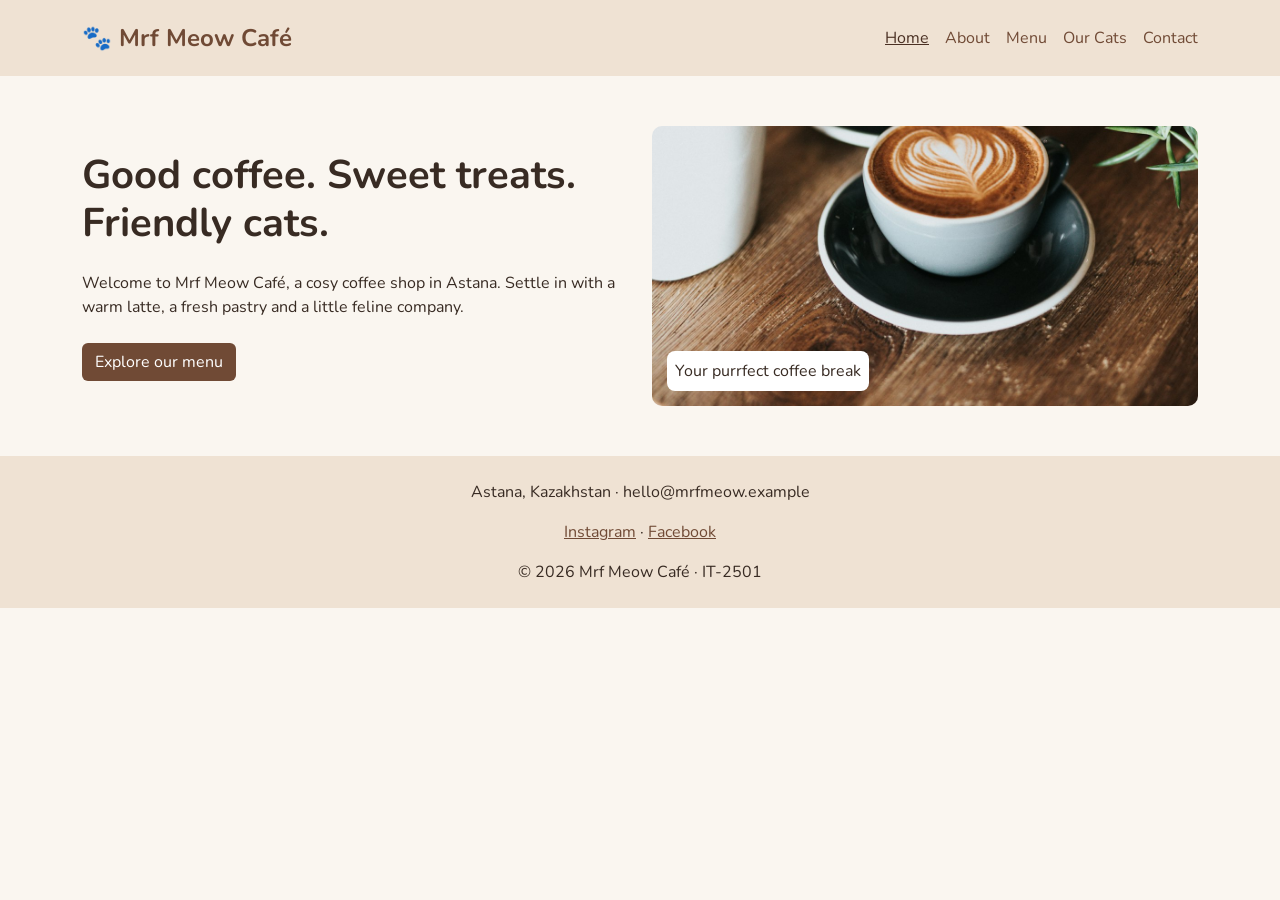
<file: index.html>
<!DOCTYPE html>
<html lang="en">
<head>
    <meta charset="UTF-8">
    <meta name="viewport" content="width=device-width, initial-scale=1.0">
    <title>Home | Mrf Meow Café</title>
    <link rel="stylesheet" href="css/bootstrap.min.css">
    <link rel="stylesheet" href="https://fonts.googleapis.com/css2?family=Nunito:wght@400;700&amp;display=swap">
    <link rel="stylesheet" href="css/style.css">
</head>
<body>
    <header>
        <div class="container header-content">
            <a class="logo" href="index.html">🐾 Mrf Meow Café</a>
            <nav aria-label="Main navigation">
                <a href="index.html" class="active" aria-current="page">Home</a>
                <a href="about.html">About</a>
                <a href="menu.html">Menu</a>
                <a href="gallery.html">Our Cats</a>
                <a href="contact.html">Contact</a>
            </nav>
        </div>
    </header>

    <main class="container">
        <section class="row align-items-center g-4">
            <div class="col-md-6">
                <h1>Good coffee. Sweet treats. Friendly cats.</h1>
                <p class="my-4">Welcome to Mrf Meow Café, a cosy coffee shop in Astana. Settle in with a warm latte, a fresh pastry and a little feline company.</p>
                <a class="btn btn-meow" href="menu.html">Explore our menu</a>
            </div>
            <div class="col-md-6">
                <div class="hero">
                    <img class="photo coffee-photo" src="images/coffee.jpg" alt="Cups of coffee with latte art on a wooden table">
                    <span class="photo-label">Your purrfect coffee break</span>
                </div>
            </div>
        </section>
    </main>

    <footer class="py-4 text-center">
        <div class="container">
            <p>Astana, Kazakhstan · hello@mrfmeow.example</p>
            <p><a href="https://www.instagram.com/">Instagram</a> · <a href="https://www.facebook.com/">Facebook</a></p>
            <p class="mb-0">&copy; 2026 Mrf Meow Café · IT-2501</p>
        </div>
    </footer>
</body>
</html>
</file>
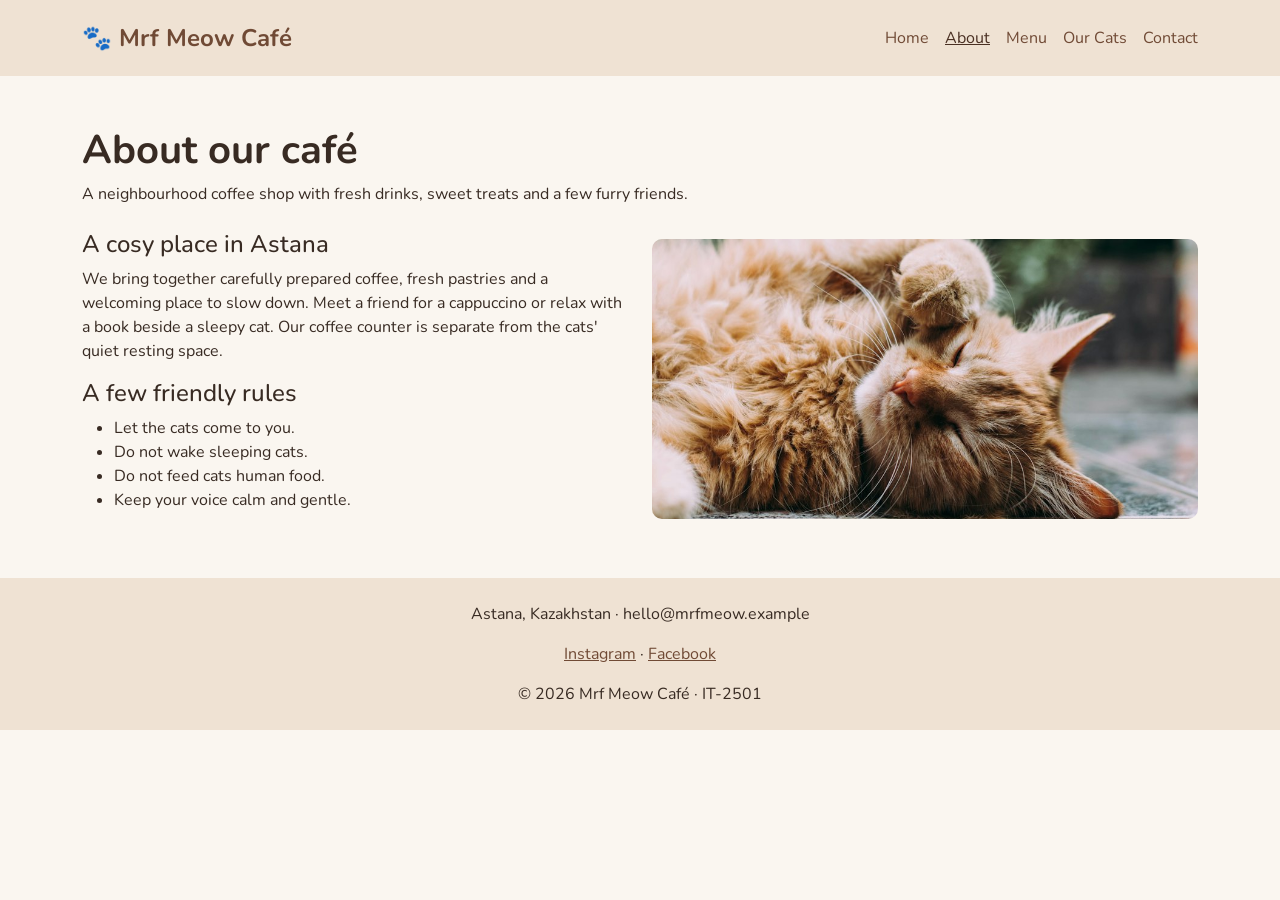
<file: about.html>
<!DOCTYPE html>
<html lang="en">
<head>
    <meta charset="UTF-8">
    <meta name="viewport" content="width=device-width, initial-scale=1.0">
    <title>About | Mrf Meow Café</title>
    <link rel="stylesheet" href="css/bootstrap.min.css">
    <link rel="stylesheet" href="https://fonts.googleapis.com/css2?family=Nunito:wght@400;700&amp;display=swap">
    <link rel="stylesheet" href="css/style.css">
</head>
<body>
    <header>
        <div class="container header-content">
            <a class="logo" href="index.html">🐾 Mrf Meow Café</a>
            <nav aria-label="Main navigation">
                <a href="index.html">Home</a>
                <a href="about.html" class="active" aria-current="page">About</a>
                <a href="menu.html">Menu</a>
                <a href="gallery.html">Our Cats</a>
                <a href="contact.html">Contact</a>
            </nav>
        </div>
    </header>

    <main class="container">
        <h1>About our café</h1>
        <p class="mb-4">A neighbourhood coffee shop with fresh drinks, sweet treats and a few furry friends.</p>

        <div class="row align-items-center g-4">
            <section class="col-md-6">
                <h2>A cosy place in Astana</h2>
                <p>We bring together carefully prepared coffee, fresh pastries and a welcoming place to slow down. Meet a friend for a cappuccino or relax with a book beside a sleepy cat. Our coffee counter is separate from the cats' quiet resting space.</p>
                <h2>A few friendly rules</h2>
                <ul>
                    <li>Let the cats come to you.</li>
                    <li>Do not wake sleeping cats.</li>
                    <li>Do not feed cats human food.</li>
                    <li>Keep your voice calm and gentle.</li>
                </ul>
            </section>
            <div class="col-md-6">
                <img class="photo" src="images/leo.jpg" alt="Fluffy ginger cat lying with its eyes closed" loading="lazy">
            </div>
        </div>
    </main>

    <footer class="py-4 text-center">
        <div class="container">
            <p>Astana, Kazakhstan · hello@mrfmeow.example</p>
            <p><a href="https://www.instagram.com/">Instagram</a> · <a href="https://www.facebook.com/">Facebook</a></p>
            <p class="mb-0">&copy; 2026 Mrf Meow Café · IT-2501</p>
        </div>
    </footer>
</body>
</html>
</file>
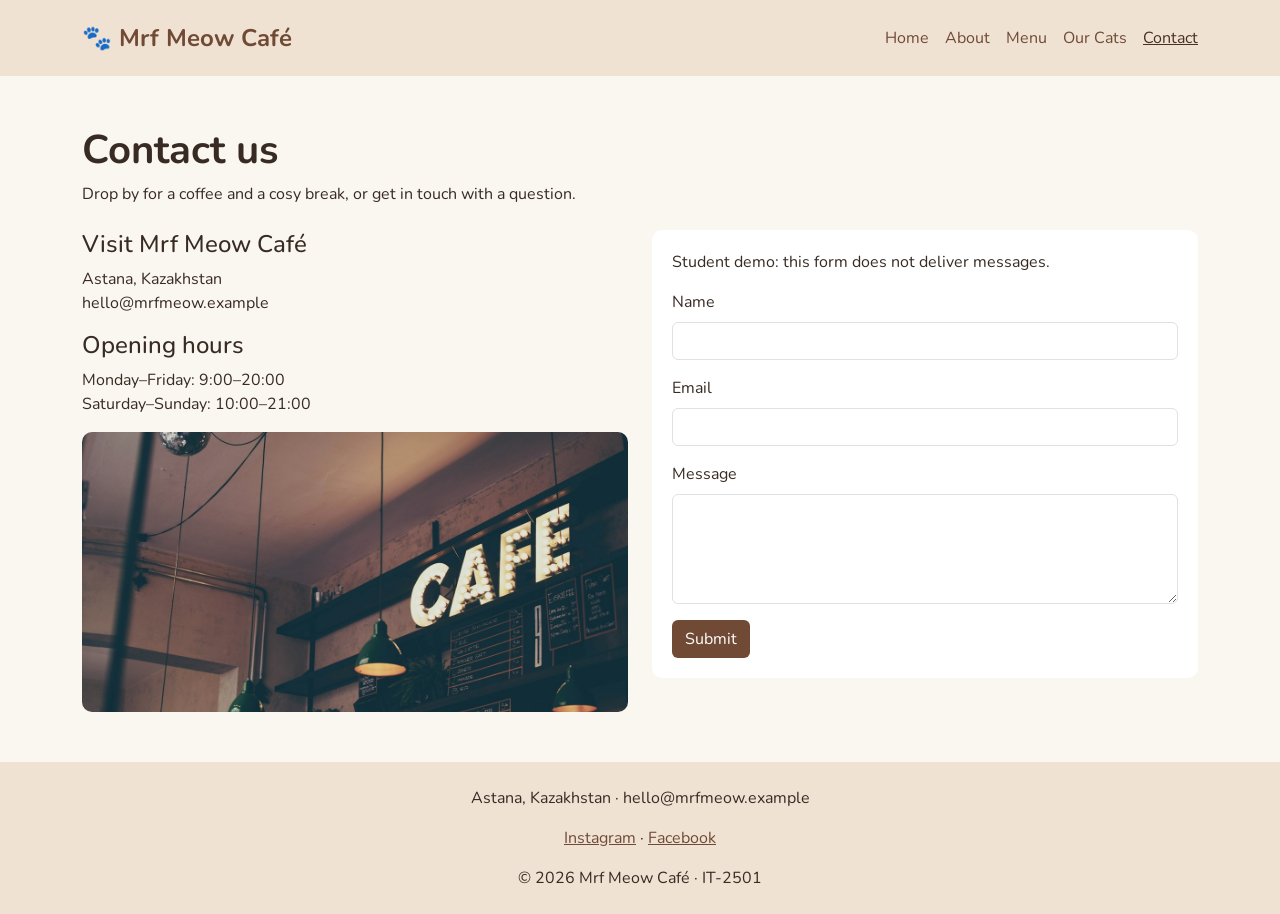
<file: contact.html>
<!DOCTYPE html>
<html lang="en">
<head>
    <meta charset="UTF-8">
    <meta name="viewport" content="width=device-width, initial-scale=1.0">
    <title>Contact | Mrf Meow Café</title>
    <link rel="stylesheet" href="css/bootstrap.min.css">
    <link rel="stylesheet" href="https://fonts.googleapis.com/css2?family=Nunito:wght@400;700&amp;display=swap">
    <link rel="stylesheet" href="css/style.css">
</head>
<body>
    <header>
        <div class="container header-content">
            <a class="logo" href="index.html">🐾 Mrf Meow Café</a>
            <nav aria-label="Main navigation">
                <a href="index.html">Home</a>
                <a href="about.html">About</a>
                <a href="menu.html">Menu</a>
                <a href="gallery.html">Our Cats</a>
                <a href="contact.html" class="active" aria-current="page">Contact</a>
            </nav>
        </div>
    </header>

    <main class="container">
        <h1>Contact us</h1>
        <p class="mb-4">Drop by for a coffee and a cosy break, or get in touch with a question.</p>

        <div class="row g-4">
            <section class="col-md-6">
                <h2>Visit Mrf Meow Café</h2>
                <p>Astana, Kazakhstan<br>hello@mrfmeow.example</p>
                <h2>Opening hours</h2>
                <p>Monday–Friday: 9:00–20:00<br>Saturday–Sunday: 10:00–21:00</p>
                <img class="photo" src="images/cafe.jpg" alt="Warm hanging lights and a glowing café sign above the counter" loading="lazy">
            </section>
            <div class="col-md-6">
                <form id="contact-form" action="contact.html" method="get">
                    <p>Student demo: this form does not deliver messages.</p>
                    <div class="mb-3">
                        <label class="form-label" for="name">Name</label>
                        <input class="form-control" id="name" name="name" type="text" required>
                    </div>
                    <div class="mb-3">
                        <label class="form-label" for="email">Email</label>
                        <input class="form-control" id="email" name="email" type="email" required>
                    </div>
                    <div class="mb-3">
                        <label class="form-label" for="message">Message</label>
                        <textarea class="form-control" id="message" name="message" rows="4" required></textarea>
                    </div>
                    <button class="btn btn-meow" type="submit">Submit</button>
                </form>
            </div>
        </div>
    </main>

    <footer class="py-4 text-center">
        <div class="container">
            <p>Astana, Kazakhstan · hello@mrfmeow.example</p>
            <p><a href="https://www.instagram.com/">Instagram</a> · <a href="https://www.facebook.com/">Facebook</a></p>
            <p class="mb-0">&copy; 2026 Mrf Meow Café · IT-2501</p>
        </div>
    </footer>
</body>
</html>
</file>
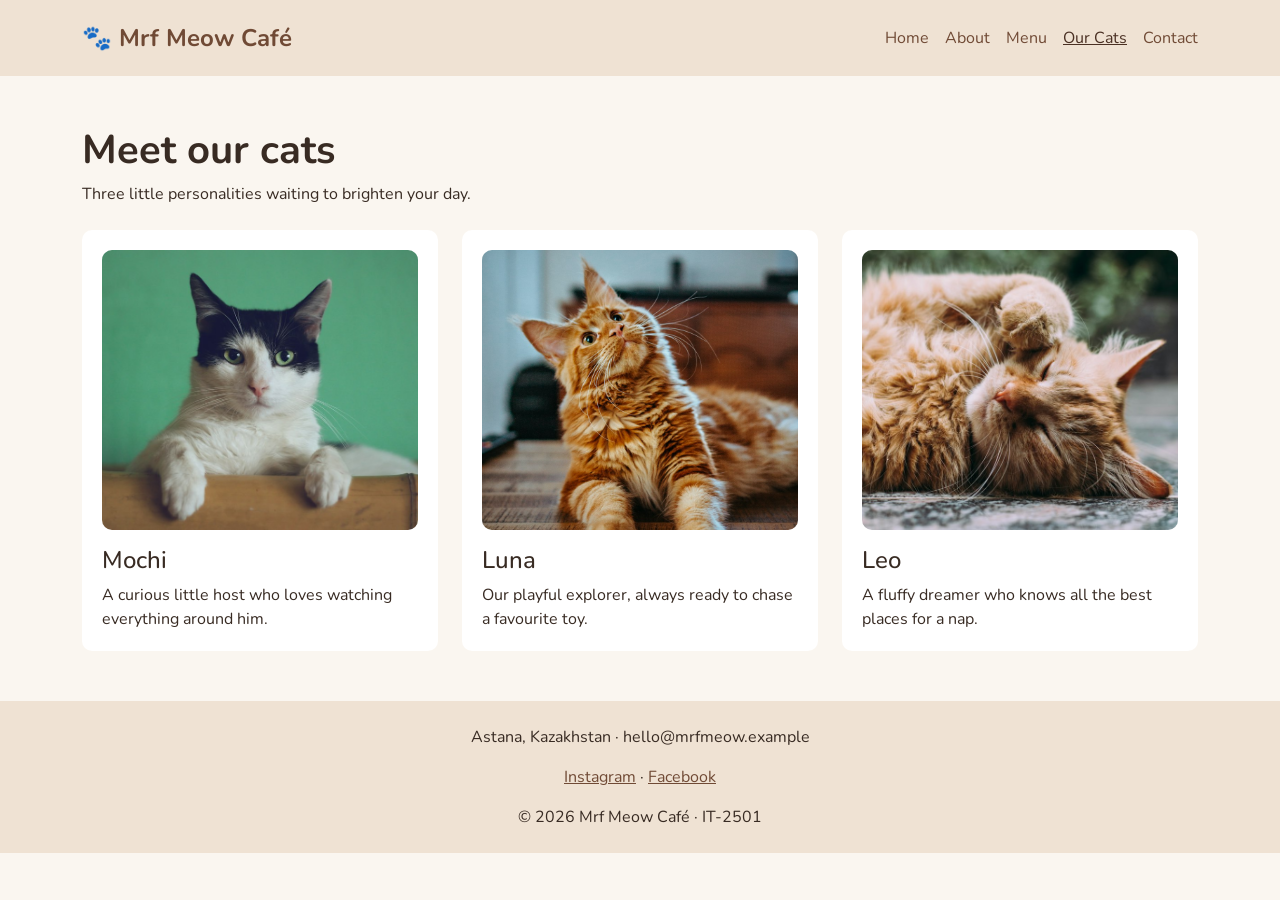
<file: gallery.html>
<!DOCTYPE html>
<html lang="en">
<head>
    <meta charset="UTF-8">
    <meta name="viewport" content="width=device-width, initial-scale=1.0">
    <title>Our Cats | Mrf Meow Café</title>
    <link rel="stylesheet" href="css/bootstrap.min.css">
    <link rel="stylesheet" href="https://fonts.googleapis.com/css2?family=Nunito:wght@400;700&amp;display=swap">
    <link rel="stylesheet" href="css/style.css">
</head>
<body>
    <header>
        <div class="container header-content">
            <a class="logo" href="index.html">🐾 Mrf Meow Café</a>
            <nav aria-label="Main navigation">
                <a href="index.html">Home</a>
                <a href="about.html">About</a>
                <a href="menu.html">Menu</a>
                <a href="gallery.html" class="active" aria-current="page">Our Cats</a>
                <a href="contact.html">Contact</a>
            </nav>
        </div>
    </header>

    <main class="container">
        <h1>Meet our cats</h1>
        <p class="mb-4">Three little personalities waiting to brighten your day.</p>

        <div class="cats">
            <article class="cat-card">
                <img class="photo" src="images/mochi.jpg" alt="Black and white cat resting its paws on a chair" loading="lazy">
                <h2 class="mt-3">Mochi</h2>
                <p class="mb-0">A curious little host who loves watching everything around him.</p>
            </article>
            <article class="cat-card">
                <img class="photo" src="images/luna.jpg" alt="Ginger cat looking up while resting on a wooden table" loading="lazy">
                <h2 class="mt-3">Luna</h2>
                <p class="mb-0">Our playful explorer, always ready to chase a favourite toy.</p>
            </article>
            <article class="cat-card">
                <img class="photo" src="images/leo.jpg" alt="Fluffy ginger cat lying with its eyes closed" loading="lazy">
                <h2 class="mt-3">Leo</h2>
                <p class="mb-0">A fluffy dreamer who knows all the best places for a nap.</p>
            </article>
        </div>
    </main>

    <footer class="py-4 text-center">
        <div class="container">
            <p>Astana, Kazakhstan · hello@mrfmeow.example</p>
            <p><a href="https://www.instagram.com/">Instagram</a> · <a href="https://www.facebook.com/">Facebook</a></p>
            <p class="mb-0">&copy; 2026 Mrf Meow Café · IT-2501</p>
        </div>
    </footer>
</body>
</html>
</file>
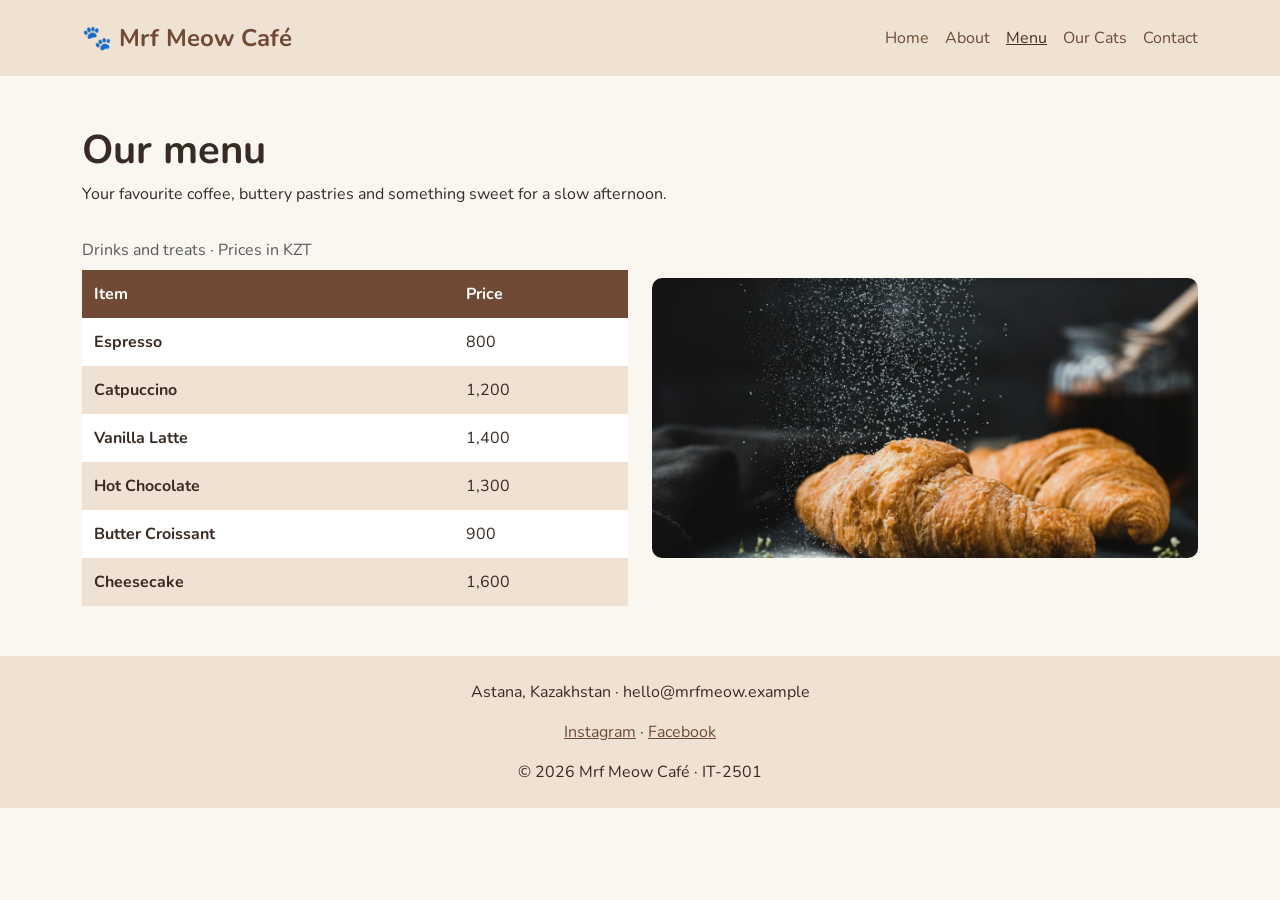
<file: menu.html>
<!DOCTYPE html>
<html lang="en">
<head>
    <meta charset="UTF-8">
    <meta name="viewport" content="width=device-width, initial-scale=1.0">
    <title>Menu | Mrf Meow Café</title>
    <link rel="stylesheet" href="css/bootstrap.min.css">
    <link rel="stylesheet" href="https://fonts.googleapis.com/css2?family=Nunito:wght@400;700&amp;display=swap">
    <link rel="stylesheet" href="css/style.css">
</head>
<body>
    <header>
        <div class="container header-content">
            <a class="logo" href="index.html">🐾 Mrf Meow Café</a>
            <nav aria-label="Main navigation">
                <a href="index.html">Home</a>
                <a href="about.html">About</a>
                <a href="menu.html" class="active" aria-current="page">Menu</a>
                <a href="gallery.html">Our Cats</a>
                <a href="contact.html">Contact</a>
            </nav>
        </div>
    </header>

    <main class="container">
        <h1>Our menu</h1>
        <p class="mb-4">Your favourite coffee, buttery pastries and something sweet for a slow afternoon.</p>

        <div class="row align-items-center g-4">
            <div class="col-md-6">
                <table class="menu-table">
                    <caption>Drinks and treats · Prices in KZT</caption>
                    <thead>
                        <tr>
                            <th scope="col">Item</th>
                            <th scope="col">Price</th>
                        </tr>
                    </thead>
                    <tbody>
                        <tr>
                            <th scope="row">Espresso</th>
                            <td>800</td>
                        </tr>
                        <tr>
                            <th scope="row">Catpuccino</th>
                            <td>1,200</td>
                        </tr>
                        <tr>
                            <th scope="row">Vanilla Latte</th>
                            <td>1,400</td>
                        </tr>
                        <tr>
                            <th scope="row">Hot Chocolate</th>
                            <td>1,300</td>
                        </tr>
                        <tr>
                            <th scope="row">Butter Croissant</th>
                            <td>900</td>
                        </tr>
                        <tr>
                            <th scope="row">Cheesecake</th>
                            <td>1,600</td>
                        </tr>
                    </tbody>
                </table>
            </div>
            <div class="col-md-6">
                <img class="photo" src="images/pastries.jpg" alt="Golden croissants dusted with icing sugar" loading="lazy">
            </div>
        </div>
    </main>

    <footer class="py-4 text-center">
        <div class="container">
            <p>Astana, Kazakhstan · hello@mrfmeow.example</p>
            <p><a href="https://www.instagram.com/">Instagram</a> · <a href="https://www.facebook.com/">Facebook</a></p>
            <p class="mb-0">&copy; 2026 Mrf Meow Café · IT-2501</p>
        </div>
    </footer>
</body>
</html>
</file>
<file: css/style.css>
:root {
    --brown: #704a35;
    --light: #efe2d3;
    --background: #faf6f0;
}

body {
    background-color: var(--background);
    color: #382b23;
    font-family: Nunito, Arial, sans-serif;
}

header, footer {
    background-color: var(--light);
}

.header-content {
    display: flex;
    flex-direction: column;
    align-items: center;
    gap: 16px;
    padding-top: 20px;
    padding-bottom: 20px;
}

.logo {
    font-size: 1.5rem;
    font-weight: bold;
    text-decoration: none;
}

nav {
    display: flex;
    flex-wrap: wrap;
    justify-content: center;
    gap: 16px;
}

a {
    color: var(--brown);
}

nav a {
    text-decoration: none;
}

nav .active, a:hover {
    color: #4a3023;
    text-decoration: underline;
}

a:focus, button:focus {
    outline: 3px solid var(--brown);
    outline-offset: 3px;
}

main {
    padding-top: 30px;
    padding-bottom: 30px;
}

h1 {
    font-size: 2rem;
    font-weight: bold;
}

h2 {
    font-size: 1.5rem;
}

.photo {
    width: 100%;
    height: 280px;
    object-fit: cover;
    border-radius: 10px;
}

.hero {
    position: relative;
    border-radius: 10px;
}

.coffee-photo {
    object-position: center bottom;
}

.photo-label {
    position: absolute;
    bottom: 15px;
    left: 15px;
    padding: 8px;
    background-color: white;
    border-radius: 8px;
}

.cats {
    display: grid;
    grid-template-columns: 1fr;
    gap: 24px;
}

.cat-card, #contact-form {
    padding: 20px;
    background-color: white;
    border-radius: 10px;
}

.photo, .btn-meow {
    transition: transform 0.2s, box-shadow 0.2s;
}

.photo:hover {
    transform: scale(1.02);
    box-shadow: 0 6px 18px #d8c2ac;
}

.btn-meow {
    background-color: var(--brown);
    color: white;
}

.btn-meow:hover, .btn-meow:focus {
    background-color: #4a3023;
    color: white;
    text-decoration: none;
    transform: translateY(-2px);
    box-shadow: 0 4px 10px #d8c2ac;
}

.form-control:focus {
    border-color: var(--brown);
    box-shadow: 0 0 0 3px var(--light);
}

.menu-table {
    width: 100%;
    background-color: white;
}

.menu-table caption {
    caption-side: top;
}

.menu-table th, .menu-table td {
    padding: 12px;
}

.menu-table thead {
    background-color: var(--brown);
    color: white;
}

.menu-table tbody tr:nth-child(even) {
    background-color: var(--light);
}

@media (min-width: 576px) {
    h1 {
        font-size: 2.5rem;
    }

    .cats {
        grid-template-columns: repeat(2, 1fr);
    }
}

@media (min-width: 992px) {
    .header-content {
        flex-direction: row;
        justify-content: space-between;
    }

    .cats {
        grid-template-columns: repeat(3, 1fr);
    }

    main {
        padding-top: 50px;
        padding-bottom: 50px;
    }
}
</file>
